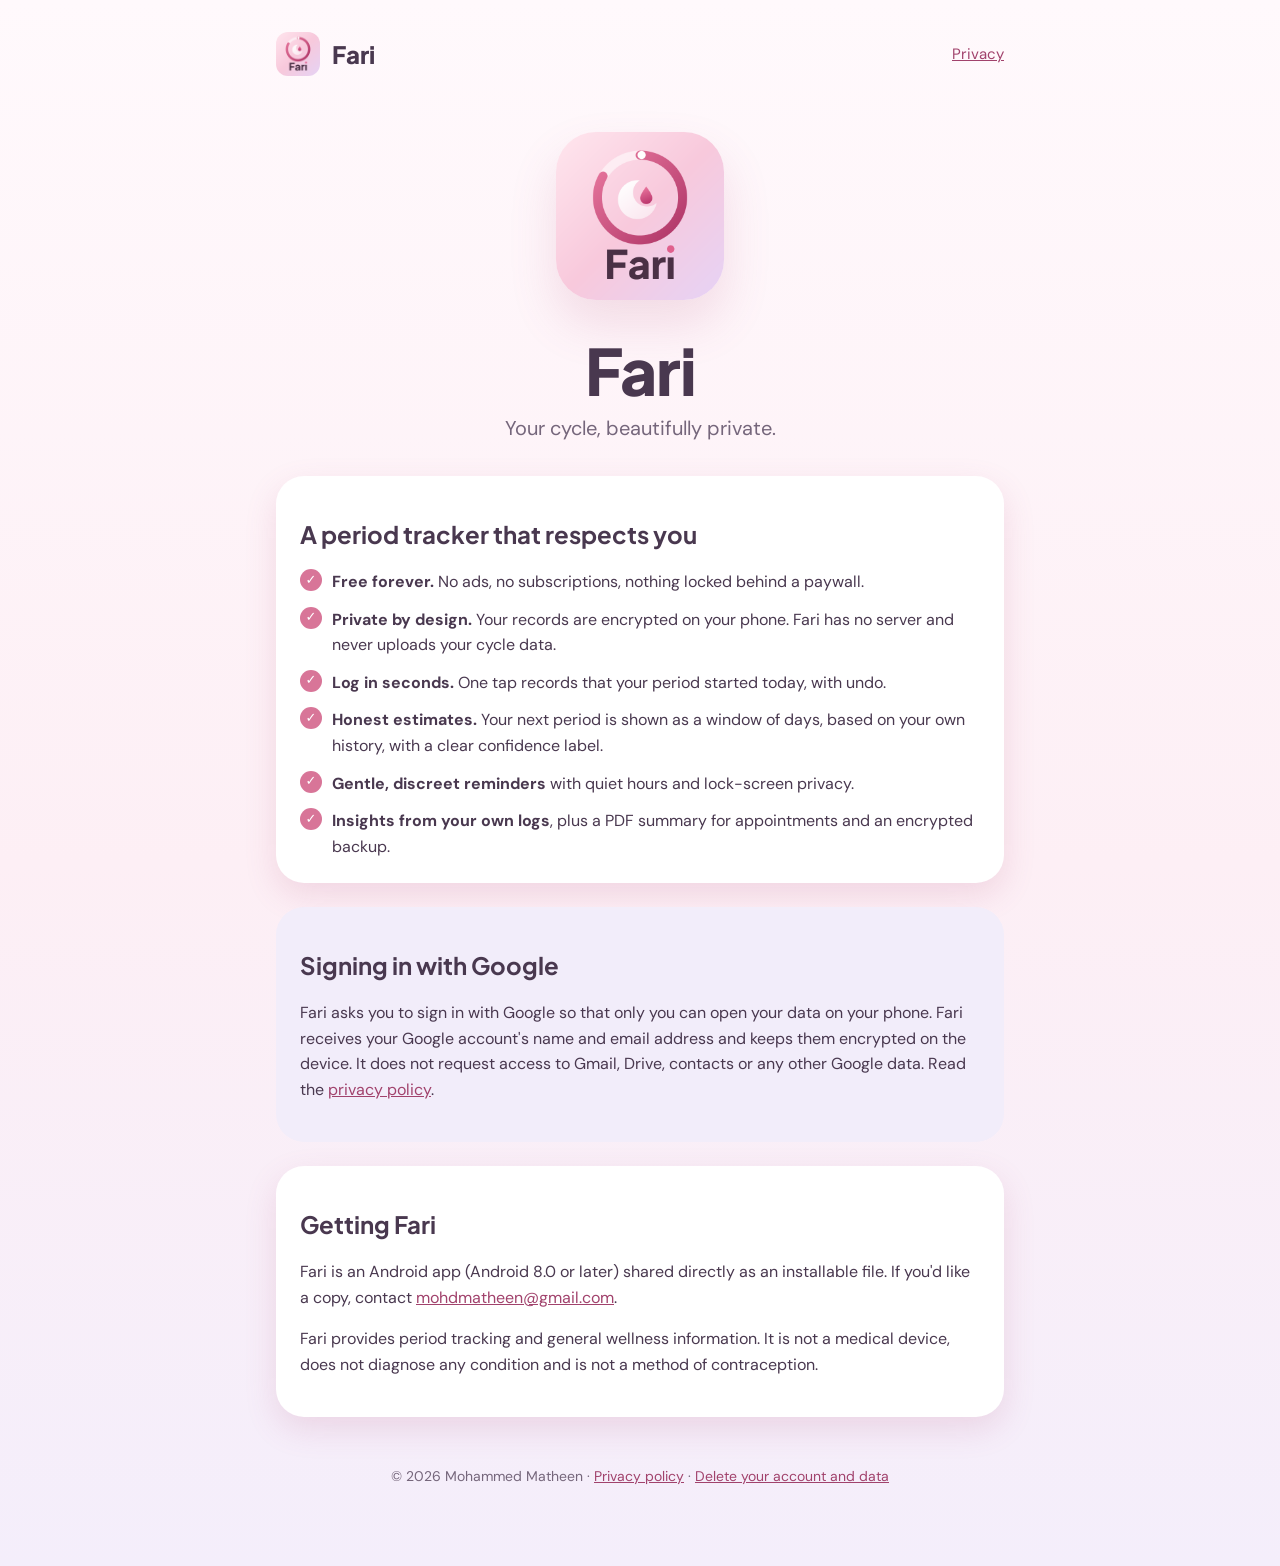
<file: index.html>
<!doctype html>
<html lang="en">
<head>
<meta charset="utf-8">
<meta name="viewport" content="width=device-width, initial-scale=1">
<title>Fari · Period tracker</title>
<meta name="description" content="Fari is a free, private period and cycle tracker for Android. No ads, no subscriptions. Your cycle data stays encrypted on your phone.">
<link rel="icon" href="icon-192.png">
<link rel="preconnect" href="https://fonts.googleapis.com">
<link rel="stylesheet" href="https://fonts.googleapis.com/css2?family=DM+Sans:opsz,wght@9..40,400;9..40,600&family=Plus+Jakarta+Sans:wght@700;800&display=swap">
<link rel="stylesheet" href="style.css">
</head>
<body>
<div class="wrap">
  <header class="site">
    <img src="icon-192.png" alt="">
    <a class="wordmark" href="./">Fari</a>
    <nav><a href="privacy.html">Privacy</a></nav>
  </header>

  <section class="hero">
    <img src="logo.png" alt="Fari logo: a rose cycle ring around a white crescent moon and droplet">
    <h1>Fari</h1>
    <p class="tagline">Your cycle, beautifully private.</p>
  </section>

  <section class="card">
    <h2>A period tracker that respects you</h2>
    <ul class="features">
      <li><strong>Free forever.</strong> No ads, no subscriptions, nothing locked behind a paywall.</li>
      <li><strong>Private by design.</strong> Your records are encrypted on your phone. Fari has no server and never uploads your cycle data.</li>
      <li><strong>Log in seconds.</strong> One tap records that your period started today, with undo.</li>
      <li><strong>Honest estimates.</strong> Your next period is shown as a window of days, based on your own history, with a clear confidence label.</li>
      <li><strong>Gentle, discreet reminders</strong> with quiet hours and lock-screen privacy.</li>
      <li><strong>Insights from your own logs</strong>, plus a PDF summary for appointments and an encrypted backup.</li>
    </ul>
  </section>

  <section class="card lilac">
    <h2>Signing in with Google</h2>
    <p>Fari asks you to sign in with Google so that only you can open your data on your phone. Fari receives your Google account's name and email address and keeps them encrypted on the device. It does not request access to Gmail, Drive, contacts or any other Google data. Read the <a href="privacy.html">privacy policy</a>.</p>
  </section>

  <section class="card">
    <h2>Getting Fari</h2>
    <p>Fari is an Android app (Android 8.0 or later) shared directly as an installable file. If you'd like a copy, contact <a href="mailto:mohdmatheen@gmail.com">mohdmatheen@gmail.com</a>.</p>
    <p>Fari provides period tracking and general wellness information. It is not a medical device, does not diagnose any condition and is not a method of contraception.</p>
  </section>

  <footer>
    <p>© 2026 Mohammed Matheen · <a href="privacy.html">Privacy policy</a> · <a href="privacy.html#delete">Delete your account and data</a></p>
  </footer>
</div>
</body>
</html>
</file>
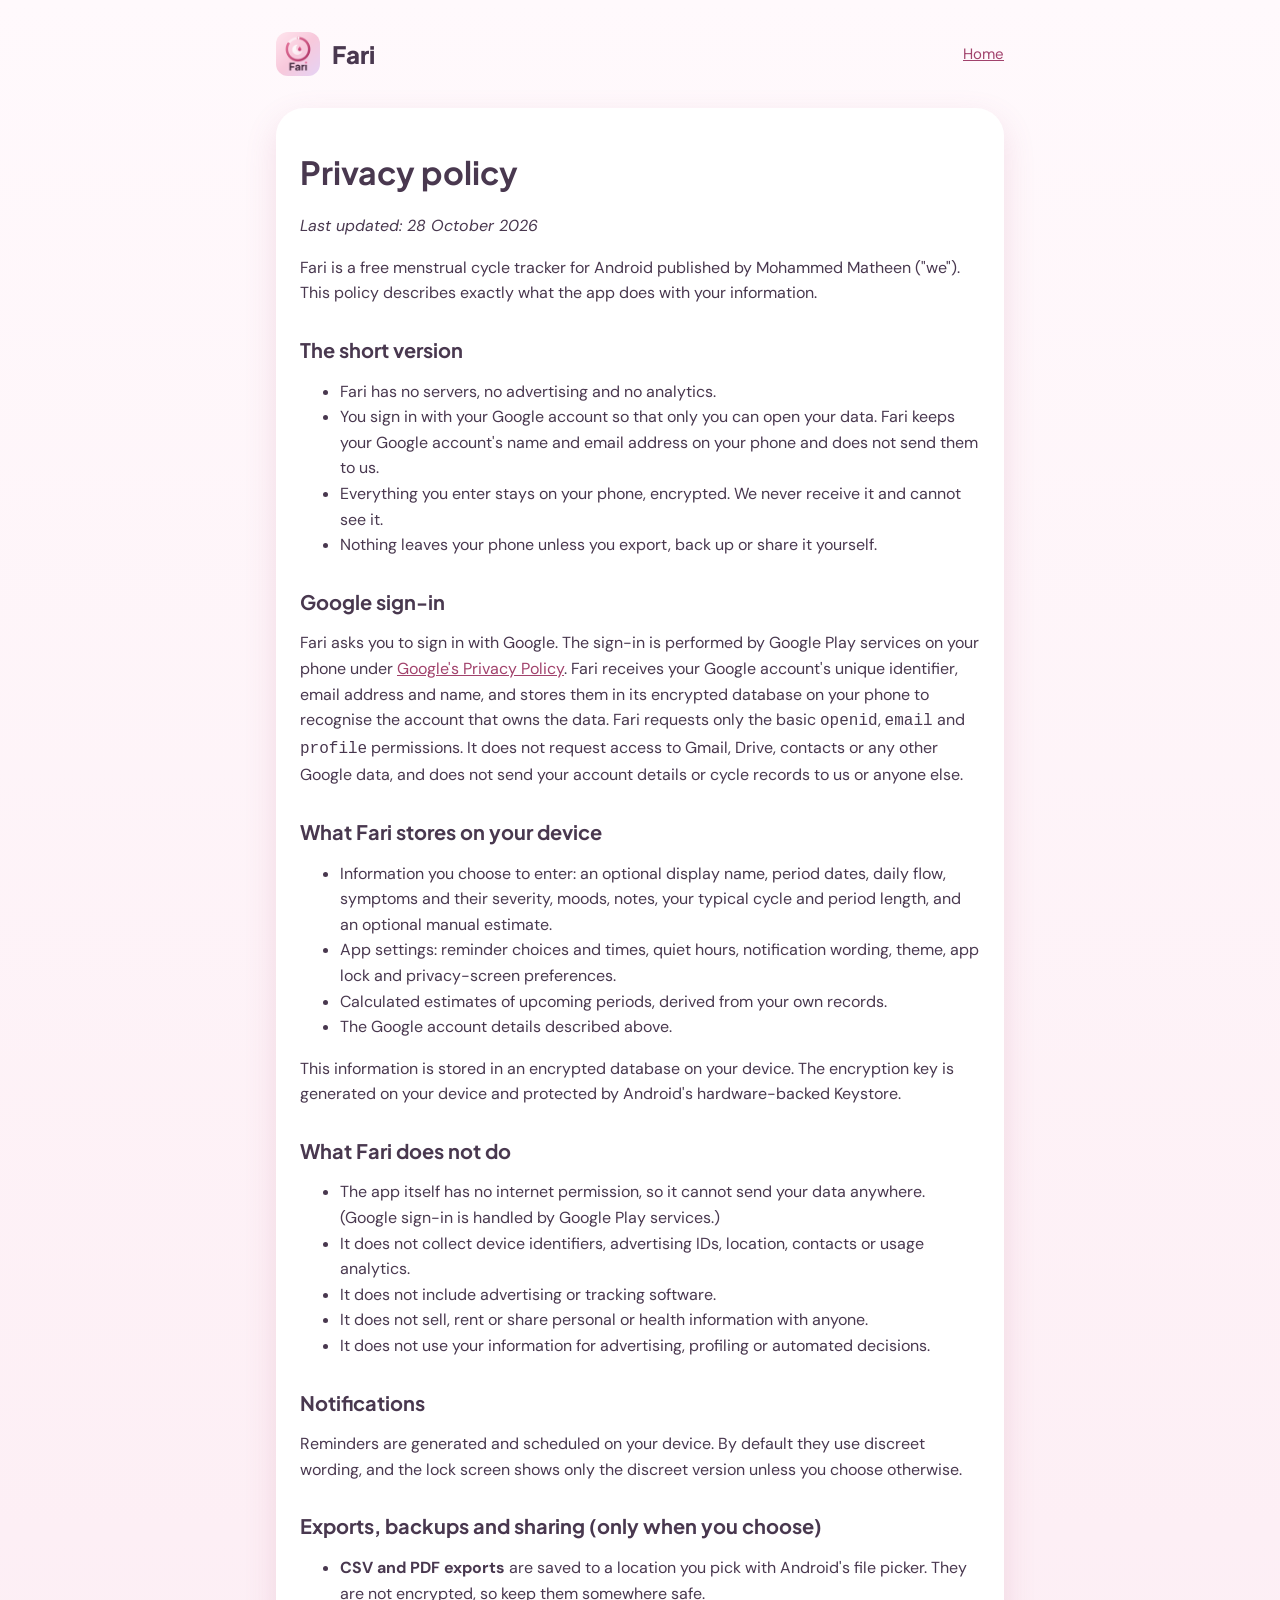
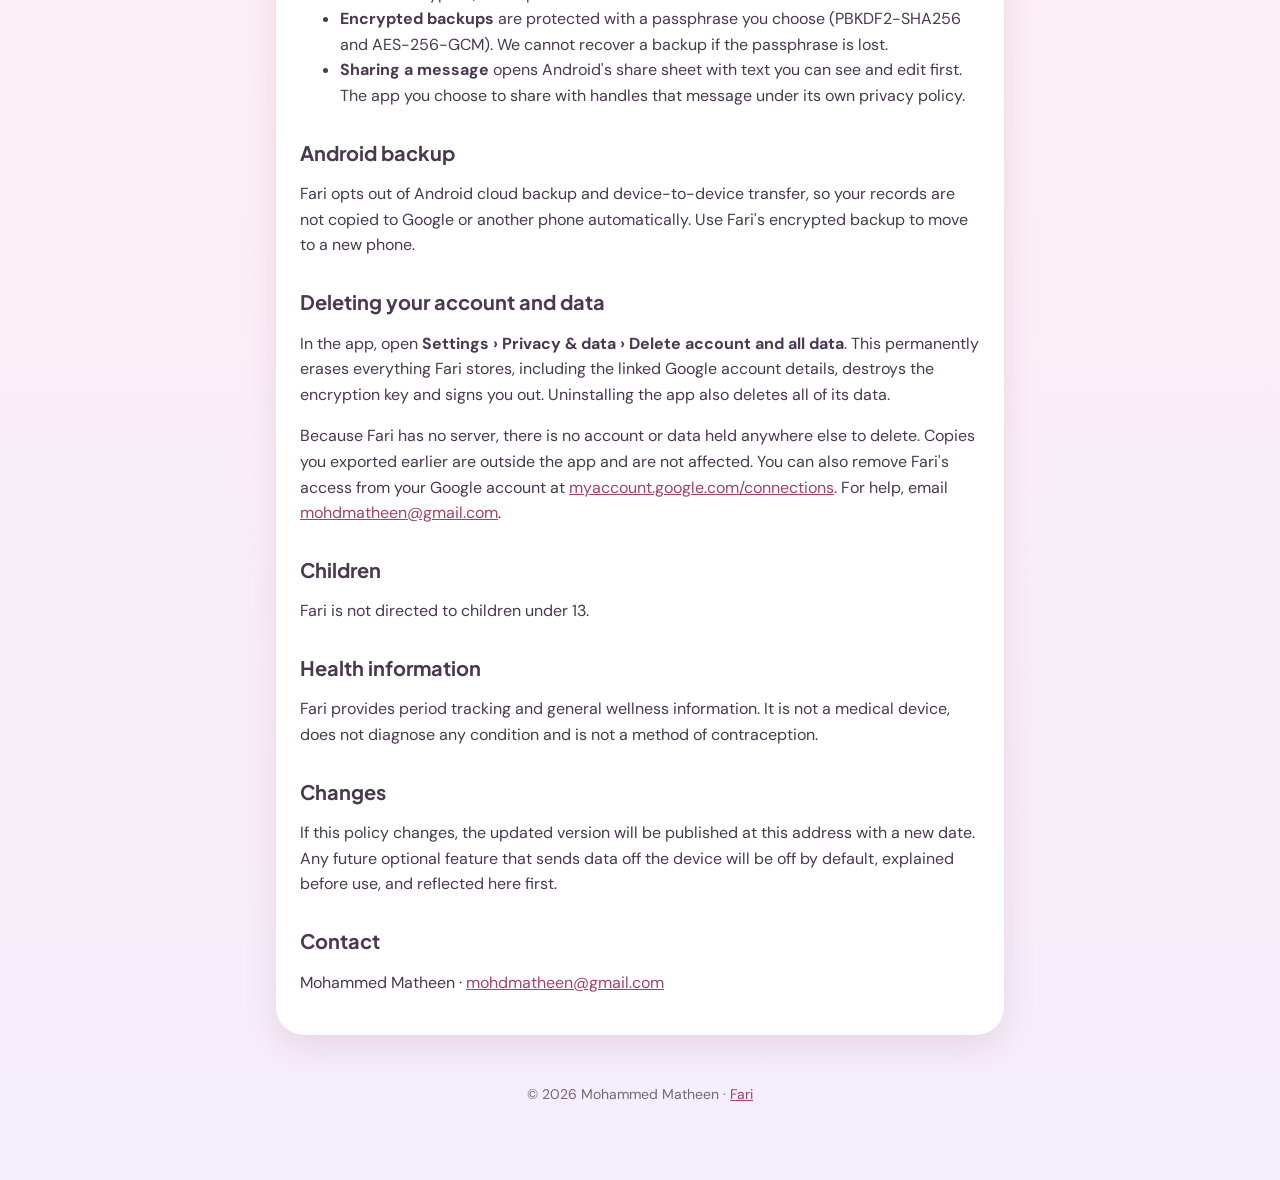
<file: privacy.html>
<!doctype html>
<html lang="en">
<head>
<meta charset="utf-8">
<meta name="viewport" content="width=device-width, initial-scale=1">
<title>Fari · Privacy policy</title>
<meta name="description" content="How the Fari period tracker handles your information.">
<link rel="icon" href="icon-192.png">
<link rel="preconnect" href="https://fonts.googleapis.com">
<link rel="stylesheet" href="https://fonts.googleapis.com/css2?family=DM+Sans:opsz,wght@9..40,400;9..40,600&family=Plus+Jakarta+Sans:wght@700;800&display=swap">
<link rel="stylesheet" href="style.css">
</head>
<body>
<div class="wrap">
  <header class="site">
    <img src="icon-192.png" alt="">
    <a class="wordmark" href="./">Fari</a>
    <nav><a href="./">Home</a></nav>
  </header>

  <main class="card legal">
    <h1>Privacy policy</h1>
    <p><em>Last updated: 28 October 2026</em></p>
    <p>Fari is a free menstrual cycle tracker for Android published by Mohammed Matheen ("we"). This policy describes exactly what the app does with your information.</p>

    <h2>The short version</h2>
    <ul>
      <li>Fari has no servers, no advertising and no analytics.</li>
      <li>You sign in with your Google account so that only you can open your data. Fari keeps your Google account's name and email address on your phone and does not send them to us.</li>
      <li>Everything you enter stays on your phone, encrypted. We never receive it and cannot see it.</li>
      <li>Nothing leaves your phone unless you export, back up or share it yourself.</li>
    </ul>

    <h2>Google sign-in</h2>
    <p>Fari asks you to sign in with Google. The sign-in is performed by Google Play services on your phone under <a href="https://policies.google.com/privacy">Google's Privacy Policy</a>. Fari receives your Google account's unique identifier, email address and name, and stores them in its encrypted database on your phone to recognise the account that owns the data. Fari requests only the basic <code>openid</code>, <code>email</code> and <code>profile</code> permissions. It does not request access to Gmail, Drive, contacts or any other Google data, and does not send your account details or cycle records to us or anyone else.</p>

    <h2>What Fari stores on your device</h2>
    <ul>
      <li>Information you choose to enter: an optional display name, period dates, daily flow, symptoms and their severity, moods, notes, your typical cycle and period length, and an optional manual estimate.</li>
      <li>App settings: reminder choices and times, quiet hours, notification wording, theme, app lock and privacy-screen preferences.</li>
      <li>Calculated estimates of upcoming periods, derived from your own records.</li>
      <li>The Google account details described above.</li>
    </ul>
    <p>This information is stored in an encrypted database on your device. The encryption key is generated on your device and protected by Android's hardware-backed Keystore.</p>

    <h2>What Fari does not do</h2>
    <ul>
      <li>The app itself has no internet permission, so it cannot send your data anywhere. (Google sign-in is handled by Google Play services.)</li>
      <li>It does not collect device identifiers, advertising IDs, location, contacts or usage analytics.</li>
      <li>It does not include advertising or tracking software.</li>
      <li>It does not sell, rent or share personal or health information with anyone.</li>
      <li>It does not use your information for advertising, profiling or automated decisions.</li>
    </ul>

    <h2>Notifications</h2>
    <p>Reminders are generated and scheduled on your device. By default they use discreet wording, and the lock screen shows only the discreet version unless you choose otherwise.</p>

    <h2>Exports, backups and sharing (only when you choose)</h2>
    <ul>
      <li><strong>CSV and PDF exports</strong> are saved to a location you pick with Android's file picker. They are not encrypted, so keep them somewhere safe.</li>
      <li><strong>Encrypted backups</strong> are protected with a passphrase you choose (PBKDF2-SHA256 and AES-256-GCM). We cannot recover a backup if the passphrase is lost.</li>
      <li><strong>Sharing a message</strong> opens Android's share sheet with text you can see and edit first. The app you choose to share with handles that message under its own privacy policy.</li>
    </ul>

    <h2>Android backup</h2>
    <p>Fari opts out of Android cloud backup and device-to-device transfer, so your records are not copied to Google or another phone automatically. Use Fari's encrypted backup to move to a new phone.</p>

    <h2 id="delete">Deleting your account and data</h2>
    <p>In the app, open <strong>Settings › Privacy &amp; data › Delete account and all data</strong>. This permanently erases everything Fari stores, including the linked Google account details, destroys the encryption key and signs you out. Uninstalling the app also deletes all of its data.</p>
    <p>Because Fari has no server, there is no account or data held anywhere else to delete. Copies you exported earlier are outside the app and are not affected. You can also remove Fari's access from your Google account at <a href="https://myaccount.google.com/connections">myaccount.google.com/connections</a>. For help, email <a href="mailto:mohdmatheen@gmail.com">mohdmatheen@gmail.com</a>.</p>

    <h2>Children</h2>
    <p>Fari is not directed to children under 13.</p>

    <h2>Health information</h2>
    <p>Fari provides period tracking and general wellness information. It is not a medical device, does not diagnose any condition and is not a method of contraception.</p>

    <h2>Changes</h2>
    <p>If this policy changes, the updated version will be published at this address with a new date. Any future optional feature that sends data off the device will be off by default, explained before use, and reflected here first.</p>

    <h2>Contact</h2>
    <p>Mohammed Matheen · <a href="mailto:mohdmatheen@gmail.com">mohdmatheen@gmail.com</a></p>
  </main>

  <footer><p>© 2026 Mohammed Matheen · <a href="./">Fari</a></p></footer>
</div>
</body>
</html>
</file>
<file: style.css>
:root {
  --bg-top: #FFF9FC; --bg-mid: #FDEFF5; --bg-bottom: #F4EEFB;
  --card: #FFFFFF; --lilac: #F2EDFA; --text: #49384F; --muted: #75667B;
  --accent: #A1426C; --rose: #D87598; --shadow: rgba(180, 79, 124, 0.16);
}
@media (prefers-color-scheme: dark) {
  :root {
    --bg-top: #2A1E2F; --bg-mid: #221827; --bg-bottom: #1B1420;
    --card: #2B2131; --lilac: #2F2740; --text: #F6ECF1; --muted: #C9BACD;
    --accent: #F5B5C8; --rose: #E58AAB; --shadow: rgba(0, 0, 0, 0.4);
  }
}
* { box-sizing: border-box; }
html { -webkit-text-size-adjust: 100%; }
body {
  margin: 0; color: var(--text); line-height: 1.6;
  font-family: "DM Sans", system-ui, -apple-system, "Segoe UI", Roboto, sans-serif;
  background: linear-gradient(180deg, var(--bg-top), var(--bg-mid) 55%, var(--bg-bottom));
  min-height: 100vh;
}
h1, h2, h3, .wordmark { font-family: "Plus Jakarta Sans", system-ui, sans-serif; line-height: 1.2; }
a { color: var(--accent); }
a:hover { text-decoration-thickness: 2px; }
.wrap { max-width: 760px; margin: 0 auto; padding: 32px 16px 64px; }
header.site { display: flex; align-items: center; gap: 12px; margin-bottom: 32px; }
header.site img { width: 44px; height: 44px; border-radius: 12px; }
header.site .wordmark { font-size: 24px; font-weight: 800; text-decoration: none; color: var(--text); }
header.site nav { margin-left: auto; display: flex; gap: 16px; font-size: 15px; }
.hero { text-align: center; padding: 24px 0 8px; }
.hero img { width: 168px; height: 168px; border-radius: 40px; box-shadow: 0 24px 48px var(--shadow); }
.hero h1 { font-size: clamp(40px, 9vw, 64px); font-weight: 800; margin: 24px 0 4px; letter-spacing: -0.02em; }
.hero p.tagline { font-size: 20px; color: var(--muted); margin: 0; }
.card {
  background: var(--card); border-radius: 28px; padding: 24px;
  box-shadow: 0 12px 32px var(--shadow); margin-top: 24px;
}
.card.lilac { background: var(--lilac); box-shadow: none; }
.features { list-style: none; padding: 0; margin: 0; display: grid; gap: 12px; }
.features li { padding-left: 32px; position: relative; }
.features li::before {
  content: "✓"; position: absolute; left: 0; top: 0; width: 22px; height: 22px; border-radius: 11px;
  background: var(--rose); color: #FFFFFF; font-size: 13px; font-weight: 700;
  display: flex; align-items: center; justify-content: center;
}
.legal h2 { font-size: 20px; margin-top: 32px; }
.legal { font-size: 16px; }
footer { margin-top: 48px; font-size: 14px; color: var(--muted); text-align: center; }
</file>
